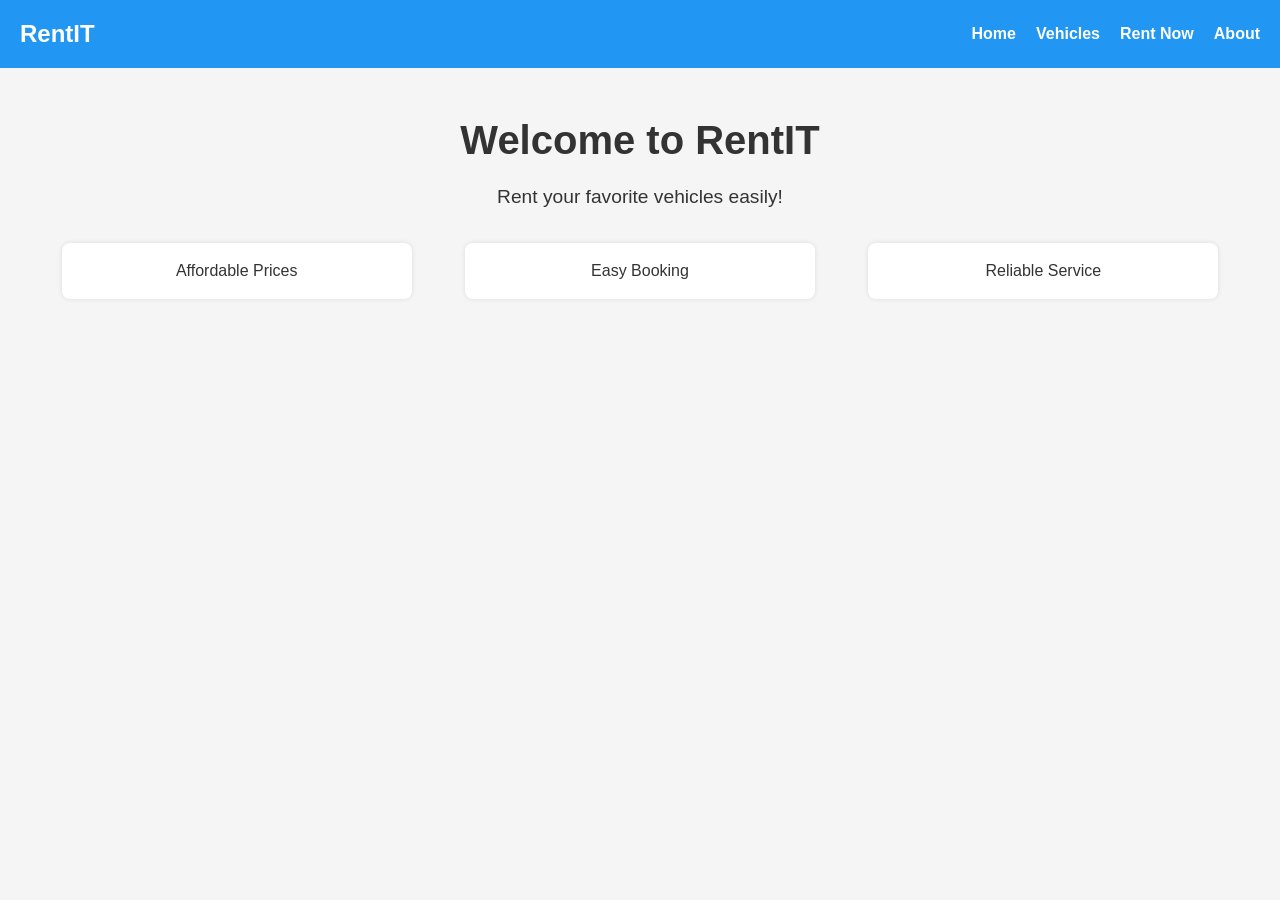
<file: webpage/index.html>
<!DOCTYPE html>
<html lang="en">
<head>
  <meta charset="UTF-8">
  <meta name="viewport" content="width=device-width, initial-scale=1.0">
  <title>RentIT | Home</title>
  <link rel="stylesheet" href="style.css">
  <script src="https://ajax.googleapis.com/ajax/libs/jquery/3.7.1/jquery.min.js"></script>
  <script src="script.js"></script>
</head>
<body>
  <header>
    <h2 class="logo">RentIT</h2>
    <div class="hamburger">&#9776;</div>
    <nav class="nav-links">
      <a href="index.html">Home</a>
      <a href="vehicle.html">Vehicles</a>
      <a href="rent.html">Rent Now</a>
      <a href="about.html">About</a>
    </nav>
  </header>

  <main>
    <section class="home">
      <h1>Welcome to RentIT</h1>
      <p>Rent your favorite vehicles easily!</p>
    </section>

    <section class="features">
      <div class="feature-box">Affordable Prices</div>
      <div class="feature-box">Easy Booking</div>
      <div class="feature-box">Reliable Service</div>
    </section>
  </main>
</body>
</html>
</file>
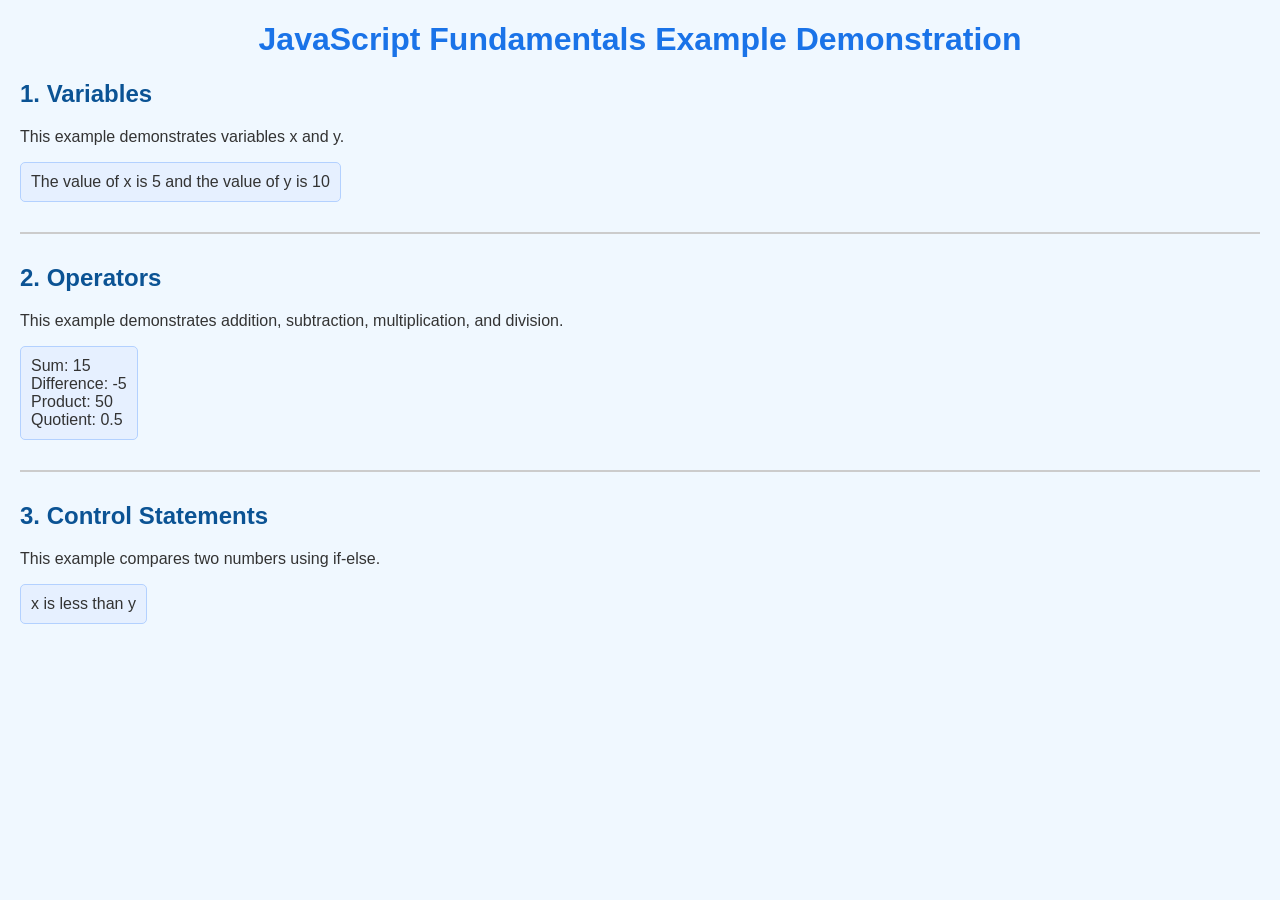
<file: Assignment.html>
<!DOCTYPE html>
<html lang="en">
<head>
    <meta charset="UTF-8">
    <meta name="viewport" content="width=device-width, initial-scale=1.0">
    <title>JavaScript Fundamentals</title>
    
    <!-- Simple CSS -->
    <style>
        body {
            font-family: Arial, sans-serif;
            margin: 20px;
            background-color: #f0f8ff;
            color: #333;
        }

        h1 {
            color: #1a73e8;
            text-align: center;
        }

        h2 {
            color: #0b5394;
        }

        p {
            font-size: 16px;
        }

        #variablesDemo,
        #operatorsDemo,
        #controlDemo {
            background-color: #e6f0ff;
            padding: 10px;
            border: 1px solid #b3d1ff;
            border-radius: 5px;
            width: fit-content;
        }

        hr {
            margin: 30px 0;
            border: 1px solid #ccc;
        }
    </style>
</head>
<body>
    <h1>JavaScript Fundamentals Example Demonstration </h1>

    <!--  Variables Section -->
    <h2>1. Variables</h2>
    <p>This example demonstrates variables x and y.</p>
    <p id="variablesDemo"></p>

    <script>
      // Variables
      let x = 5;
      let y = 10;
      document.getElementById("variablesDemo").innerHTML = 
        "The value of x is " + x + " and the value of y is " + y;
    </script>

    <hr>

    <!--  Operators  -->
    <h2>2. Operators</h2>
    <p>This example demonstrates addition, subtraction, multiplication, and division.</p>
    <p id="operatorsDemo"></p>

    <script>
      // Operators
      let sum = x + y;
      let difference = x - y;
      let product = x * y;
      let quotient = x / y;

      document.getElementById("operatorsDemo").innerHTML =
        "Sum: " + sum + "<br>" +
        "Difference: " + difference + "<br>" +
        "Product: " + product + "<br>" +
        "Quotient: " + quotient;
    </script>

    <hr>

    <!-- Control Statements -->
    <h2>3. Control Statements</h2>
    <p>This example compares two numbers using if-else.</p>
    <p id="controlDemo"></p>

    <script>
      // Control Statements
      let message;
      if (x > y) {
        message = "x is greater than y";
      } else if (x < y) {
        message = "x is less than y";
      } else {
        message = "x and y are equal";
      }

      document.getElementById("controlDemo").innerHTML = message;
    </script>

</body>
</html>
</file>
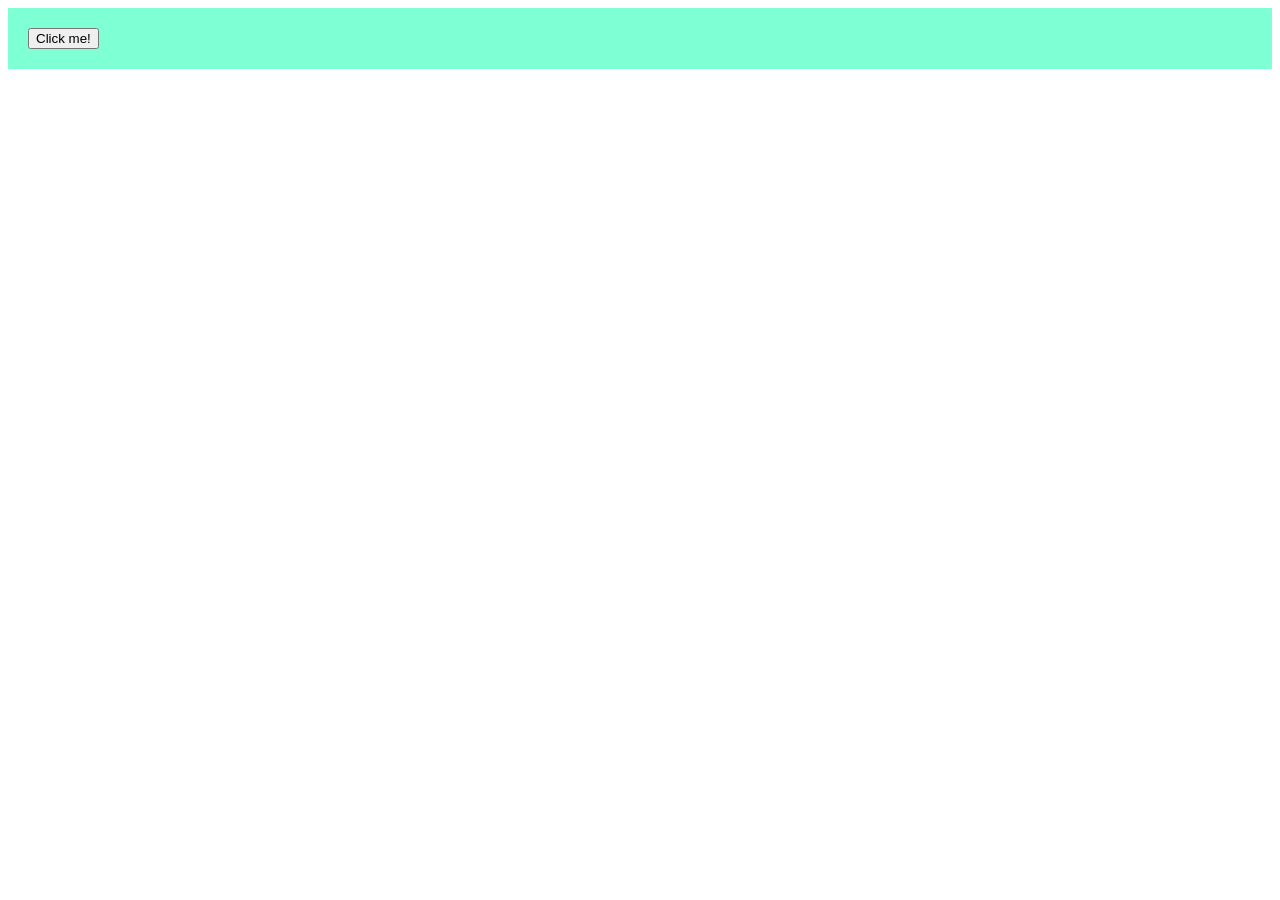
<file: Jquery.html>
<!DOCTYPE html>
<html lang="en">
<head>
  <meta charset="UTF-8">
  <meta name="viewport" content="width=device-width, initial-scale=1.0">
  <title>Week 3 Practice</title>
  <script src="https://ajax.googleapis.com/ajax/libs/jquery/3.7.1/jquery.min.js"></script>

  <script>
    $(document).ready(function(){
      $(".button").click(function(){
        $("#p1").fadeIn();
        $("#login").fadeIn("slow");
    });
    $("#div1").dblclick(function(){
      $(this).fadeOut();
    })

  
      $("#p1").on({
        mouseenter: function(){
          $(this).css("background-color", "pink");
        },
        mouseleave: function(){
          $(this).css("background-color","violet");
        },
  
      });

      $("#login").focus(function(){
        $(this).css("color", "pink");
      });

    });

  </script>
</head>

<body>
  <div id="div1" style="background-color: aquamarine; padding: 20px;">
    <button class="button">Click me!</button>
    <p id="p1" style="display:none;">Welcome to Presidential Graduate School</p> <br>

    <div id="login" style="display:none;">
      Name: <input id="name" type="text" placeholder="Enter Your Name"> <br><br>
      Password: <input id="password" type="password" placeholder="Enter Your Password"> <br>
    </div>
  </div>
</body>
</html>
</file>
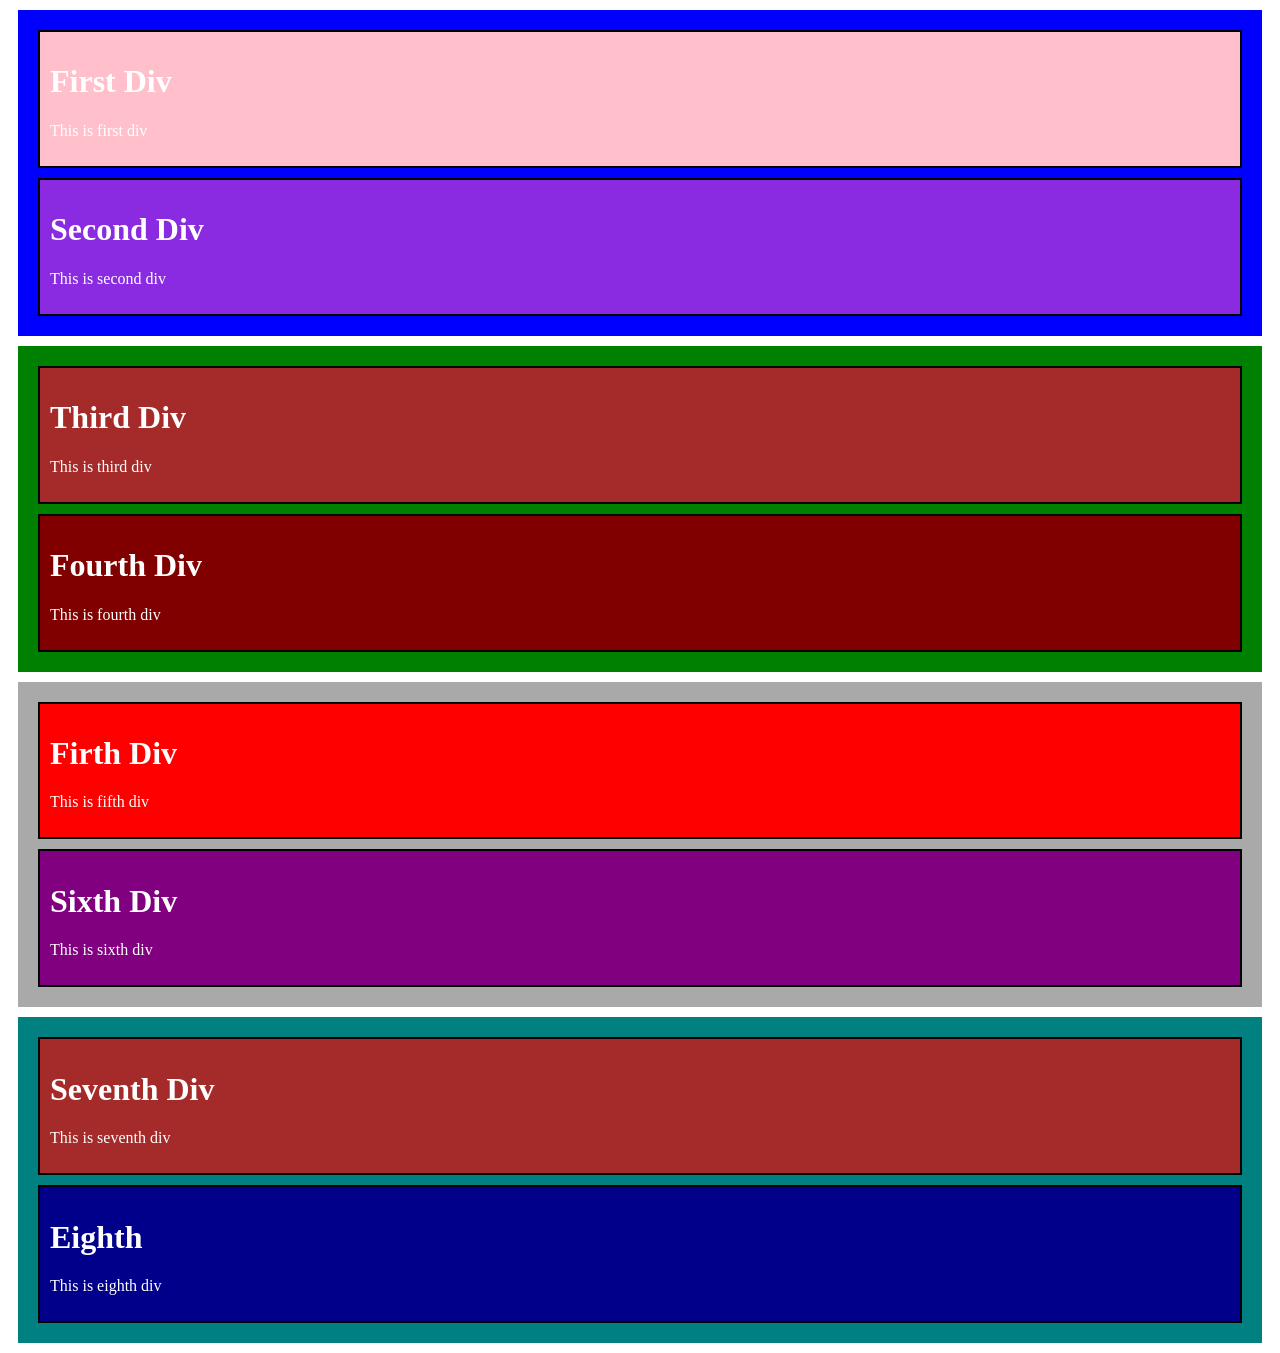
<file: PracticeWeekTwo.html>
<!DOCTYPE html>
<html lang="en">
<head>
    <meta charset="UTF-8">
    <meta name="viewport" content="width=device-width, initial-scale=1.0">
    <style>
        div {
            padding: 10px;
            margin: 10px;
            color: white;
        }

        .one {
            background-color: blue;
        }

        #first {
            background-color: pink;
            border: 2px solid black;
        }

        #second {
            background-color: blueviolet;
            border: 2px solid black;
        }

        .two {
            background-color: green;
        }

        #third {
            background-color: brown;
            border: 2px solid black;
        }

        #fourth {
            background-color: maroon;
            border: 2px solid black;
        }

        .three {
            background-color: darkgray;
        }

        #fifth {
            background-color: red;
            border: 2px solid black;
        }

        #sixth {
            background-color: purple;
            border: 2px solid black;
        }

        .four {
            background-color: teal;
        }

        #seventh {
            background-color: brown;
            border: 2px solid black;
        }

        #eighth {
            background-color: darkblue;
            border: 2px solid black;
        }

    </style>
    <title>Document</title>
</head>
<body>
    <div class="one">
        <div id="first">
            <h1>First Div</h1>
           <p>This is first div</p> 
        </div>
        <div id="second">
            <h1>Second Div</h1>
            <p>This is second div</p>
        </div>
    </div>

    <div class="two">
        <div id="third">
            <h1>Third Div</h1>
            <p>This is third div</p>
        </div>
        <div id="fourth">
            <h1>Fourth Div</h1>
           <p>This is fourth div</p> 
        </div>
    </div>

    <div class="three">
        <div id="fifth">
            <h1>Firth Div</h1>
            <p>This is fifth div</p>
        </div>
        <div id="sixth">
            <h1>Sixth Div</h1>
            <p>This is sixth div</p>
        </div>
    </div>

    <div class="four">
        <div id="seventh">
            <h1>Seventh Div</h1>
            <p>This is seventh div</p>
        </div>
        <div id="eighth">
            <h1>Eighth</h1>
           <p>This is eighth div</p> 
        </div>
    </div>
</body>
</html>
</file>
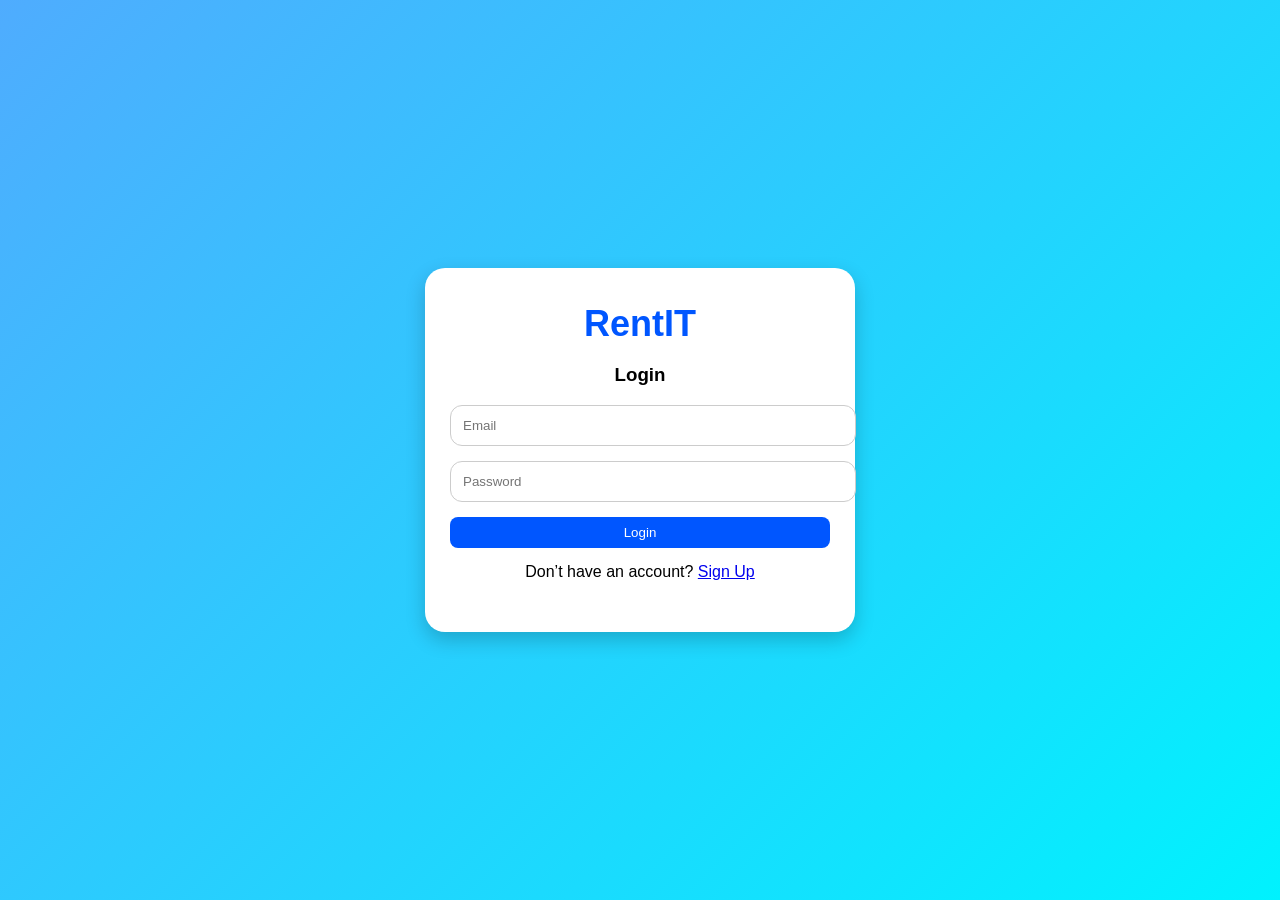
<file: App Prototype/login.html>
<!DOCTYPE html>
<html lang="en">
<head>
  <meta charset="UTF-8">
  <title>RentIT - Login</title>
  <meta name="viewport" content="width=device-width, initial-scale=1.0">
  <link rel="stylesheet" href="style.css">
</head>
<body class="auth-body">

  <div class="auth-box">
    <div class="logo">RentIT</div>
    <h3>Login</h3>

    <input type="email" placeholder="Email" required>
    <input type="password" placeholder="Password" required>

    <button class="bookBtn" style="width:100%;" onclick="loginUser()">
      Login
    </button>

    <p style="margin-top:15px;">
      Don’t have an account?
      <a href="signup.html">Sign Up</a>
    </p>
  </div>

  <script src="script.js"></script>
</body>
</html>
</file>
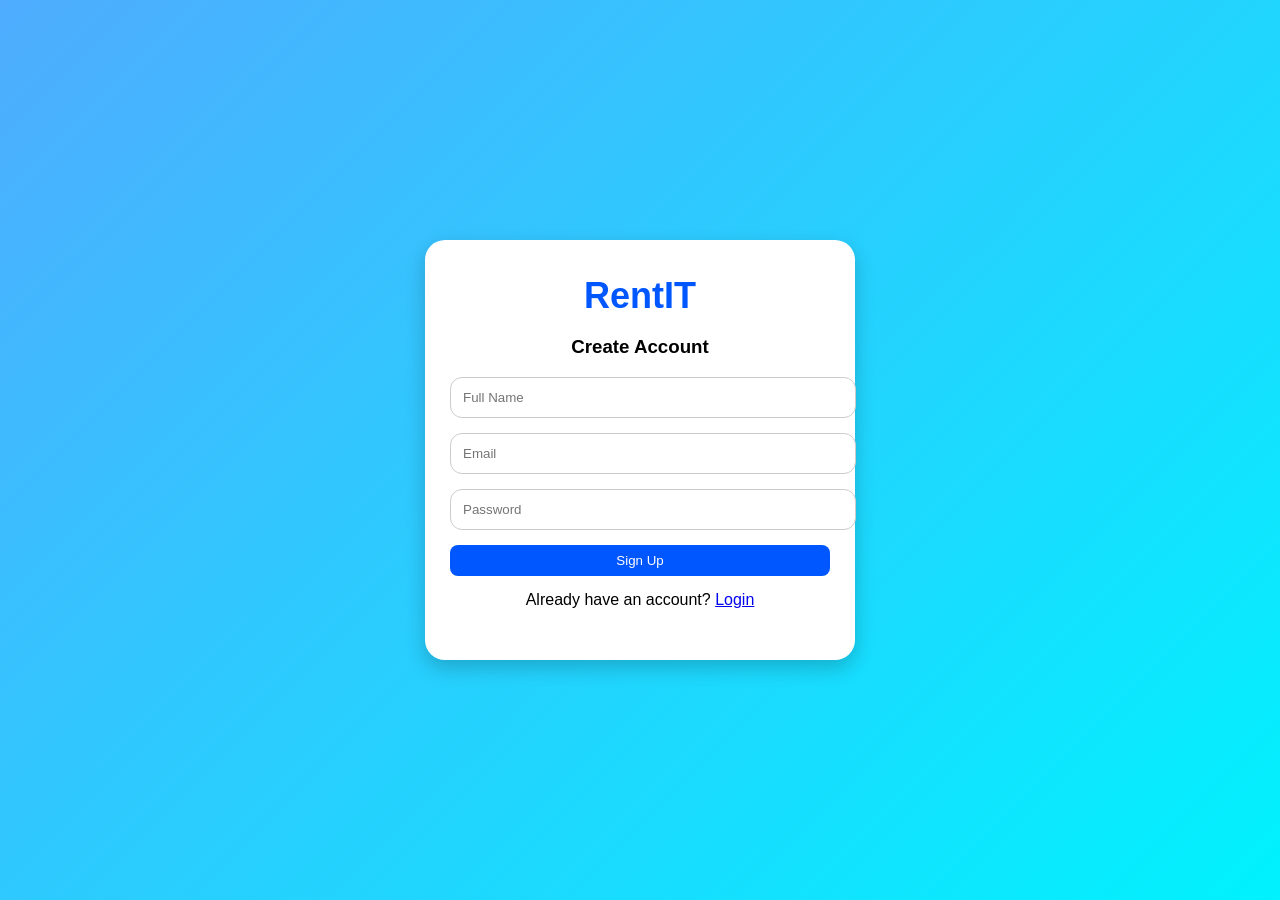
<file: App Prototype/signup.html>
<!DOCTYPE html>
<html lang="en">
<head>
  <meta charset="UTF-8">
  <title>RentIT - Sign Up</title>
  <meta name="viewport" content="width=device-width, initial-scale=1.0">
  <link rel="stylesheet" href="style.css">
</head>
<body class="auth-body">

  <div class="auth-box">
    <div class="logo">RentIT</div>
    <h3>Create Account</h3>

    <input type="text" placeholder="Full Name" required>
    <input type="email" placeholder="Email" required>
    <input type="password" placeholder="Password" required>

    <button class="bookBtn" style="width:100%;" onclick="signupUser()">
      Sign Up
    </button>

    <p style="margin-top:15px;">
      Already have an account?
      <a href="login.html">Login</a>
    </p>
  </div>

  <script src="script.js"></script>
</body>
</html>
</file>
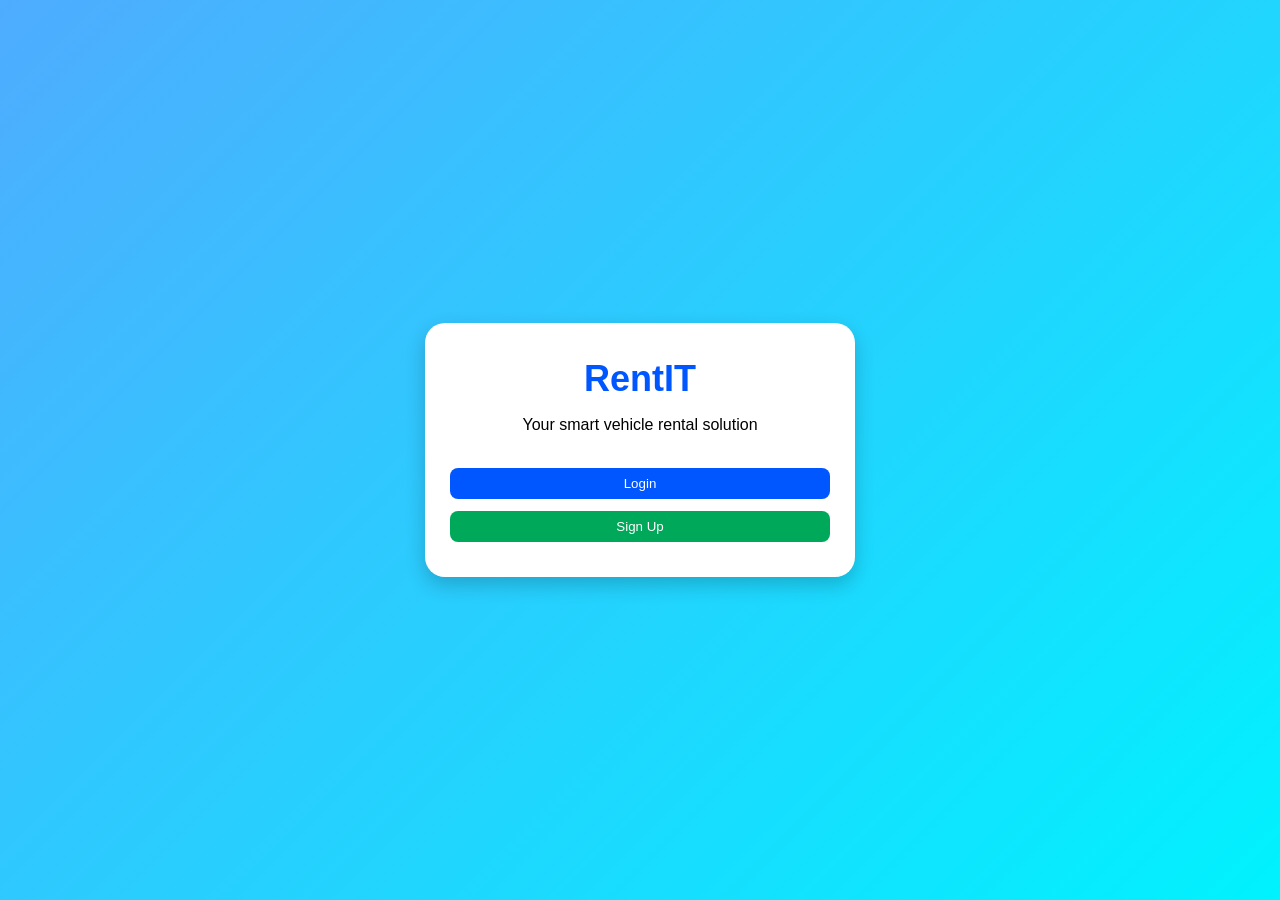
<file: App Prototype/welcome.html>
<!DOCTYPE html>
<html lang="en">
<head>
  <meta charset="UTF-8">
  <title>RentIT - Welcome</title>
  <meta name="viewport" content="width=device-width, initial-scale=1.0">
  <link rel="stylesheet" href="style.css">
</head>
<body class="auth-body">

  <div class="auth-box">
    <div class="logo">RentIT</div>
    <p>Your smart vehicle rental solution</p>

    <br>

    <button class="bookBtn" onclick="go('login.html')" style="width:100%;margin-bottom:12px;">
      Login
    </button>

    <button class="bookBtn" onclick="go('signup.html')" style="width:100%;background:#00a859;">
      Sign Up
    </button>
  </div>

  <script src="script.js"></script>
</body>
</html>
</file>
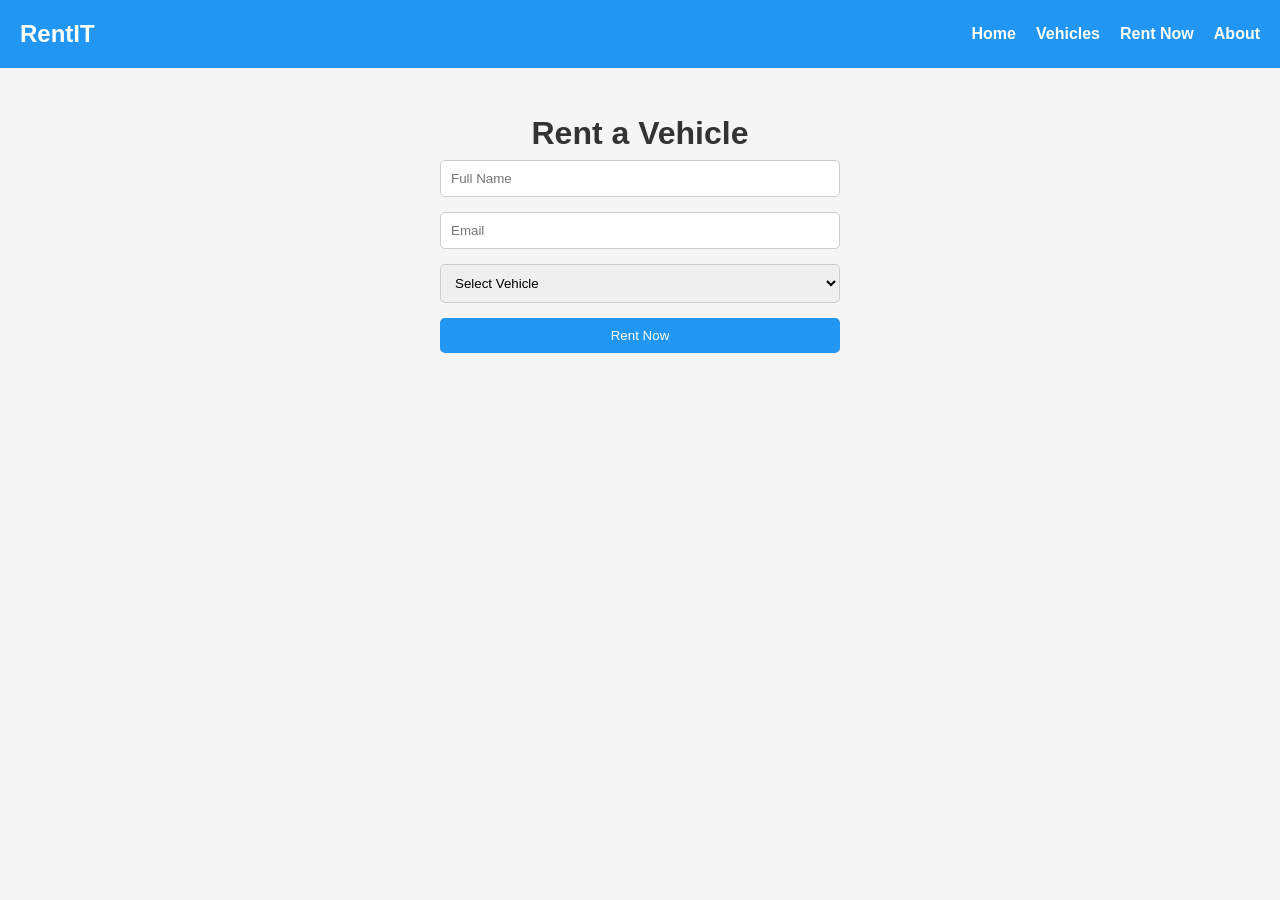
<file: webpage/rent.html>
<!DOCTYPE html>
<html lang="en">
<head>
  <meta charset="UTF-8">
  <meta name="viewport" content="width=device-width, initial-scale=1.0">
  <title>RentIT | Rent</title>
  <link rel="stylesheet" href="style.css">
  <script src="https://ajax.googleapis.com/ajax/libs/jquery/3.7.1/jquery.min.js"></script>
  <script src="script.js"></script>
</head>
<body>
  <header>
    <h2 class="logo">RentIT</h2>
    <div class="hamburger">&#9776;</div>
    <nav class="nav-links">
      <a href="index.html">Home</a>
      <a href="vehicle.html">Vehicles</a>
      <a href="rent.html">Rent Now</a>
      <a href="about.html">About</a>
    </nav>
  </header>

  <main>
    <h1>Rent a Vehicle</h1>
    <form class="booking-form">
      <input type="text" placeholder="Full Name" required>
      <input type="email" placeholder="Email" required>
      
      <select required>
        <option value="">Select Vehicle</option>
        <option value="car">Car </option>
        <option value="bike">Bike </option>
        <option value="scooter">Cycle </option>
      </select>
      <button type="submit">Rent Now</button>
    </form>
  </main>

</body>
</html>
</file>
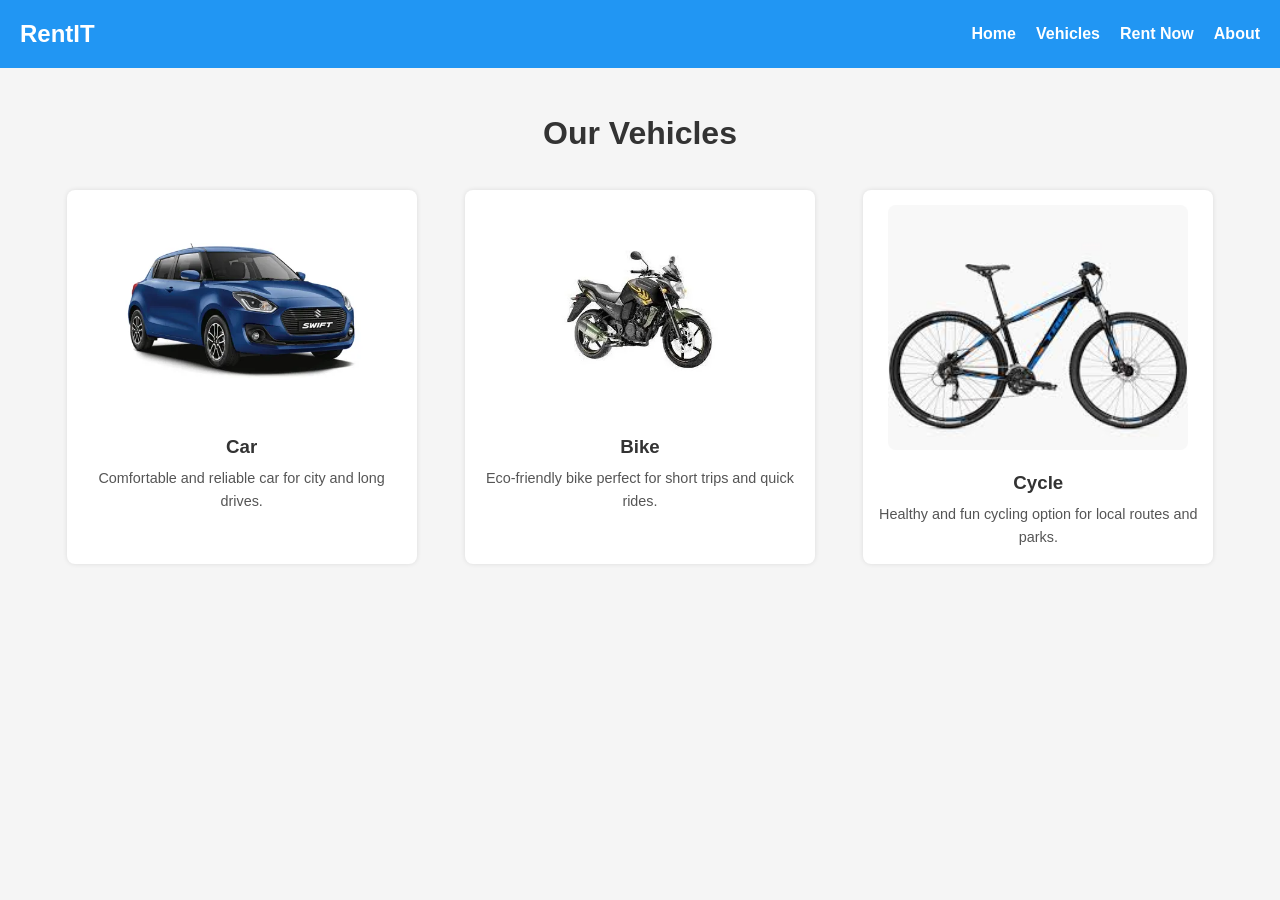
<file: webpage/vehicle.html>
<!DOCTYPE html>
<html lang="en">
<head>
  <meta charset="UTF-8">
  <meta name="viewport" content="width=device-width, initial-scale=1.0">
  <title>RentIT | Vehicles</title>
  <link rel="stylesheet" href="style.css">
  <script src="https://ajax.googleapis.com/ajax/libs/jquery/3.7.1/jquery.min.js"></script>
  <script src="script.js"></script>
</head>
<body>
  <header>
    <h2 class="logo">RentIT</h2>
    <div class="hamburger">&#9776;</div>
    <nav class="nav-links">
      <a href="index.html">Home</a>
      <a href="vehicle.html">Vehicles</a>
      <a href="rent.html">Rent Now</a>
      <a href="about.html">About</a>
    </nav>
  </header>

  <main>
    <h1>Our Vehicles</h1>
    <div class="vehicle-list">
      <div class="vehicle-box">
        <img src="images/car.webp" alt="Car">
        <h3>Car</h3>
        <p>Comfortable and reliable car for city and long drives.</p>
      </div>
      <div class="vehicle-box">
        <img src="images/bike.webp" alt="Bike">
        <h3>Bike</h3>
        <p>Eco-friendly bike perfect for short trips and quick rides.</p>
      </div>
      <div class="vehicle-box">
        <img src="images/cycle.jpg" alt="Cycle">
        <h3>Cycle</h3>
        <p>Healthy and fun cycling option for local routes and parks.</p>
      </div>
    </div>
  </main>


</body>
</html>
</file>
<file: webpage/style.css>
/* -------------------- GLOBAL STYLES -------------------- */
* {
  margin: 0;
  padding: 0;
  box-sizing: border-box;
  font-family: Arial, sans-serif;
}

body {
  background-color: #f5f5f5;
  color: #333;
  line-height: 1.6;
}

header {
  display: flex;
  justify-content: space-between;
  align-items: center;
  padding: 15px 20px;
  background-color: #2196F3;
  color: #fff;
}

header .logo {
  font-size: 1.5em;
  font-weight: bold;
}

.hamburger {
  font-size: 1.8em;
  cursor: pointer;
  display: block;
}

.nav-links {
  display: none;          
  flex-direction: column;
  gap: 10px;
  margin-top: 10px;
}

.nav-links a {
  text-decoration: none;
  color: #fff;
  font-weight: bold;
}


.nav-links.active {
  display: flex;
}


main {
  padding: 20px;
  text-align: center;
}


.home h1 {
  font-size: 2em;
  margin-bottom: 10px;
}
.home p {
  margin-bottom: 20px;
}


.features {
  display: flex;
  flex-direction: column;
  gap: 10px;
  margin-top: 20px;
}
.feature-box {
  padding: 15px;
  background-color: #fff;
  border-radius: 8px;
  box-shadow: 0 0 5px rgba(0,0,0,0.1);
}

.vehicle-list {
  display: flex;
  flex-direction: column;
  gap: 15px;
  margin-top: 20px;
  padding: 0 10px;
}

.vehicle-box {
  background-color: #fff;
  padding: 15px;
  border-radius: 8px;
  box-shadow: 0 0 5px rgba(0,0,0,0.1);
  text-align: center;
}

.vehicle-box img {
  width: 100%;
  max-width: 300px;
  height: auto;
  border-radius: 8px;
  margin-bottom: 10px;
}

.vehicle-box h3 {
  margin-bottom: 5px;
}

.vehicle-box p {
  font-size: 0.9em;
  color: #555;
}


.booking-form {
  display: flex;
  flex-direction: column;
  gap: 15px;
  max-width: 400px;
  margin: 0 auto;
}

.booking-form input,
.booking-form select,
.booking-form button {
  padding: 10px;
  border-radius: 5px;
  border: 1px solid #ccc;
}

.booking-form button {
  background-color: #2196F3;
  color: #fff;
  border: none;
  cursor: pointer;
  transition: background-color 0.3s ease;
}
.booking-form button:hover {
  background-color: #1976D2;
}


footer {
  text-align: center;
  padding: 15px;
  background-color: #2196F3;
  color: #fff;
  margin-top: 20px;
}




@media (min-width: 768px) {
  .hamburger {
    display: none;         
  }

  .nav-links {
    display: flex !important;   
    flex-direction: row;
    gap: 20px;
    margin-top: 0;
  }

  .vehicle-list {
    flex-direction: row;
    flex-wrap: wrap;
    justify-content: center;
  }

  .vehicle-box {
    width: 250px;
  }

  .features {
    flex-direction: row;
    flex-wrap: wrap;
    justify-content: center;
  }

  .feature-box {
    width: 250px;
  }
}


@media (min-width: 900px) {
  main {
    padding: 40px;
  }

  .vehicle-box, .feature-box {
    width: 300px;
    margin: 10px;
  }

  .home h1 {
    font-size: 2.5em;
  }

  .home p {
    font-size: 1.2em;
  }
}


@media (min-width: 1200px) {
  .vehicle-list, .features {
    justify-content: space-around;
  }

  .vehicle-box, .feature-box {
    width: 350px;
  }
}
</file>
<file: App Prototype/style.css>
body {
  margin: 0;
  font-family: "Poppins", Arial, sans-serif;
  background: #e0f0f7;
}


.dashboard-header {
  background: #0056ff;
  padding: 15px 20px;
  border-radius: 0 0 12px 12px;
  color: white;
  position: sticky;
  top: 0;
  z-index: 100;
}

.menu-logo-container {
  display: flex;
  justify-content: space-between;
  align-items: center;
}

.logo {
  font-size: 28px;
  font-weight: 800;
}

.hamburger-menu {
  font-size: 28px;
  cursor: pointer;
  transition: 0.3s;
}

.hamburger-menu:hover {
  transform: scale(1.1);
}


.side-menu {
  height: 100%;
  width: 0;
  position: fixed;
  z-index: 200;
  top: 0;
  right: 0;
  background-color: #0056ff;
  overflow-x: hidden;
  transition: 0.3s;
  padding-top: 60px;
}

.side-menu a {
  padding: 12px 20px;
  text-decoration: none;
  font-size: 18px;
  color: white;
  display: block;
  transition: 0.3s;
}

.side-menu a:hover {
  background: rgba(255, 255, 255, 0.2);
}

.close-btn {
  position: absolute;
  top: 10px;
  left: 20px;
  font-size: 36px;
  background: none;
  border: none;
  color: white;
  cursor: pointer;
}


.searchBox {
  padding: 12px 16px;
}

.searchBox input {
  width: 100%;
  padding: 12px;
  border-radius: 12px;
  border: 1px solid #ccc;
  outline: none;
}

.searchBox input:focus {
  border-color: #0056ff;
  box-shadow: 0 0 5px rgba(0, 86, 255, 0.5);
}


.sectionTitle {
  font-size: 20px;
  font-weight: bold;
  margin: 15px 16px;
  color: #333;
}

.horizontal-scroll {
  display: flex;
  overflow-x: auto;
  padding-left: 16px;
}

.horizontal-scroll::-webkit-scrollbar {
  display: none;
}

.categoryCard,
.dealCard,
.pickCard {
  background: white;
  border-radius: 12px;
  margin-right: 16px;
  padding: 12px;
  min-width: 140px;
  text-align: center;
  box-shadow: 0 4px 10px rgba(0,0,0,0.1);
  transition: transform 0.3s;
}

.categoryCard:hover,
.dealCard:hover,
.pickCard:hover {
  transform: translateY(-5px);
}

.categoryCard img {
  width: 100%;
  height: 100px; 
  object-fit: cover;
  border-radius: 10px;
  margin-bottom: 8px;
}

.dealName {
  font-size: 15px;
  font-weight: 600;
  margin-bottom: 10px;
  color: #333;
}


.bookBtn {
  background: #0056ff;
  color: white;
  border: none;
  padding: 8px 12px;
  border-radius: 8px;
  cursor: pointer;
  transition: 0.3s;
}

.bookBtn:hover {
  background: #0040cc;
}


.discountText {
  color: red;
  font-weight: bold;
  margin: 5px 0;
}


.bottom-nav {
  position: fixed;
  bottom: 0;
  left: 0;
  width: 100%;
  background: white;
  border-top: 1px solid #ccc;
  display: flex;
  justify-content: space-around;
  padding: 8px 0;
}

.bottom-nav button {
  background: none;
  border: none;
  color: #0056ff;
  font-weight: bold;
  cursor: pointer;
  transition: 0.3s;
}

.bottom-nav button:hover {
  color: #0040cc;
}


.contact-container {
  max-width: 450px;
  margin: 30px auto 80px;
  background: white;
  padding: 25px;
  border-radius: 20px;
  box-shadow: 0 6px 15px rgba(0,0,0,0.1);
}

.contact-container input,
.contact-container textarea {
  width: 100%;
  padding: 12px;
  margin-bottom: 12px;
  border-radius: 10px;
  border: 1px solid #ccc;
  outline: none;
}

.contact-container input:focus,
.contact-container textarea:focus {
  border-color: #0056ff;
  box-shadow: 0 0 5px rgba(0,86,255,0.3);
}

#status {
  text-align: center;
  font-weight: bold;
  color: green;
}

.auth-body {
  display: flex;
  justify-content: center;
  align-items: center;
  height: 100vh;
  background: linear-gradient(135deg, #4facfe, #00f2fe);
}

.auth-box {
  background: white;
  padding: 35px 25px;
  border-radius: 20px;
  width: 90%;
  max-width: 380px;
  text-align: center;
  box-shadow: 0 8px 20px rgba(0,0,0,0.2);
  transition: 0.3s;
}

.auth-box:hover {
  transform: translateY(-5px);
}

.auth-box .logo {
  font-size: 36px;
  font-weight: 800;
  color: #0056ff;
  margin-bottom: 10px;
}

.auth-box input {
  width: 100%;
  padding: 12px;
  margin-bottom: 15px;
  border-radius: 12px;
  border: 1px solid #ccc;
  outline: none;
}


.booking-form-container {
  max-width: 450px;
  margin: 30px auto 100px;
  background: #ffffff;
  padding: 25px;
  border-radius: 20px;
  box-shadow: 0 6px 15px rgba(0,0,0,0.1);
}

.booking-form-container h2 {
  text-align: center;
  margin-bottom: 20px;
  color: #333;
}

.booking-form-container .input-group {
  margin-bottom: 15px;
}

.booking-form-container label {
  display: block;
  font-size: 14px;
  font-weight: 600;
  margin-bottom: 6px;
  color: #444;
}

.booking-form-container input,
.booking-form-container select,
.booking-form-container textarea {
  width: 100%;
  padding: 12px;
  border-radius: 10px;
  border: 1px solid #ccc;
  outline: none;
}

.booking-form-container textarea {
  resize: none;
  height: 90px;
}

.booking-form-container input:focus,
.booking-form-container select:focus,
.booking-form-container textarea:focus {
  border-color: #0056ff;
  box-shadow: 0 0 5px rgba(0,86,255,0.3);
}

.booking-form-container .bookBtn {
  width: 100%;
  padding: 14px;
  font-size: 16px;
  font-weight: bold;
  border-radius: 12px;
  margin-top: 10px;
}

#bookingStatus {
  text-align: center;
  margin-top: 12px;
  font-weight: bold;
  color: green;
}
</file>
